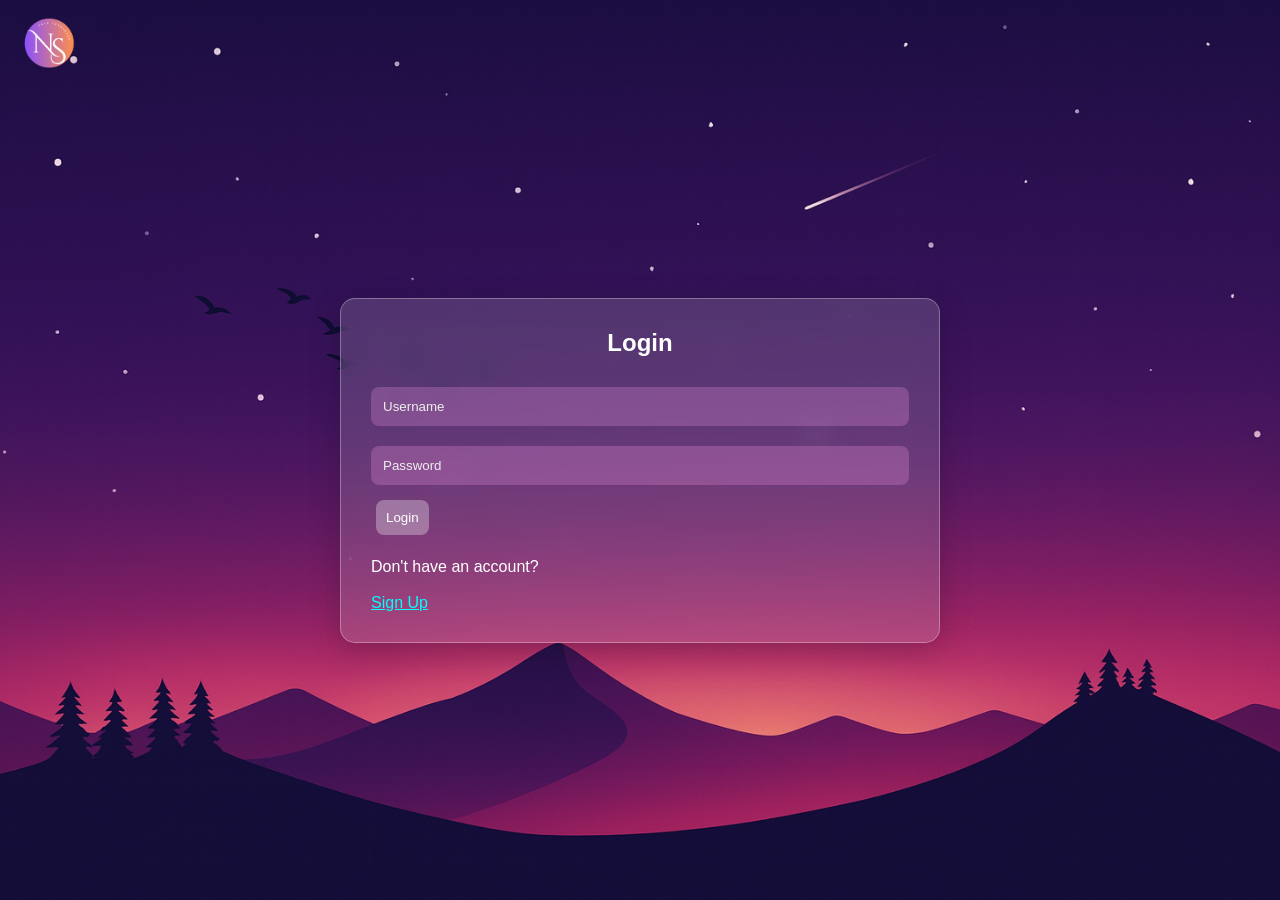
<file: index.html>
<!DOCTYPE html>
<html lang="en">

<head>
<meta charset="UTF-8">
<meta name="viewport" content="width=device-width, initial-scale=1.0">

<title>My Todo App</title>

<link rel="stylesheet" href="style.css">

</head>

<body>

<header class="main-header">

<div class="top-left">
    <div class="logo">
        <img src="images/logo1.png">
    </div>
    
</div>

<div class="top-right">
    <div class="user-info">
        <img id="profilePic" class="profile">
        <span id="welcomeText"></span>
    </div>
    <button onclick="logout()" class="logout">Logout</button>
</div>

</header>


<!-- Main Container -->
<div class="container">

<h1>To-Do List</h1>

<!-- Add Task -->
<input id="taskInput" type="text" placeholder="Enter task">

<select id="priorityInput">
<option  style="color: black;" value="Low">Low Priority</option>
<option style="color: black;" value="Medium">Medium Priority</option>
<option style="color: black;" value="High">High Priority</option>
</select>

<input type="date" id="taskDate">

<select id="taskStatus">
<option style="color: black;" value="new">New Task</option>
<option style="color: black;" value="pending">Pending Task</option>
<option style="color: black;" value="old">Old Task</option>
</select>

<button onclick="addTask()">Add Task</button>

<br><br>
<hr>
<br>

<!-- Filter Tasks -->
<h3>View Tasks by Date</h3>

<input type="date" id="filterDate" onchange="filterTasks()">

<ul id="taskList"></ul>

</div>

<div class="task-sections">

<div class="task-box">
<h2>New Tasks</h2>
<ul id="newTasks"></ul>
</div>

<div class="task-box">
<h2>Pending Tasks</h2>
<ul id="pendingTasks"></ul>
</div>

<div class="task-box">
<h2>Old Tasks</h2>
<ul id="oldTasks"></ul>
</div>

</div>
<!-- Scripts -->
<script src="auth.js"></script>
<script src="script.js"></script>

</body>
</html>
</file>
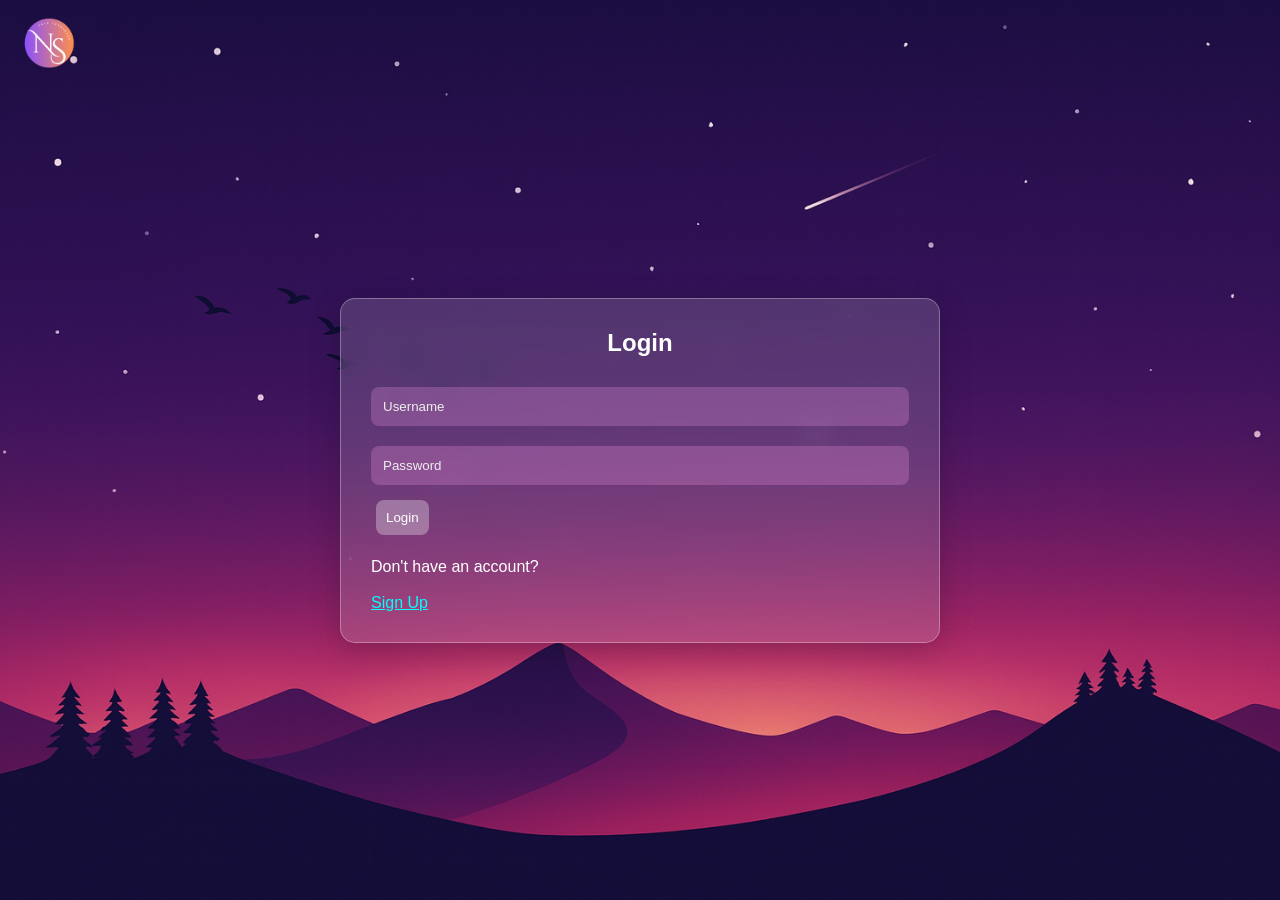
<file: login.html>
<!DOCTYPE html>
<html lang="en">

<head>

<meta charset="UTF-8">
<meta name="viewport" content="width=device-width, initial-scale=1.0">

<title>Login</title>

<link rel="stylesheet" href="style.css">

</head>

<body>

<div class="top-left">
    <div class="logo">
        <img src="images/logo1.png" alt="Logo">
    </div>
    
</div>


<div class="container">

<h2>Login</h2>

<input id="loginUsername" type="text" placeholder="Username">

<input id="loginPassword" type="password" placeholder="Password">

<button onclick="login()">Login</button><br><br>

<p>Don't have an account?</p><br>

<a href="signup.html" style="color: aqua;border: none;">Sign Up</a>

</div>

<script src="auth.js"></script>

</body>
</html>
</file>
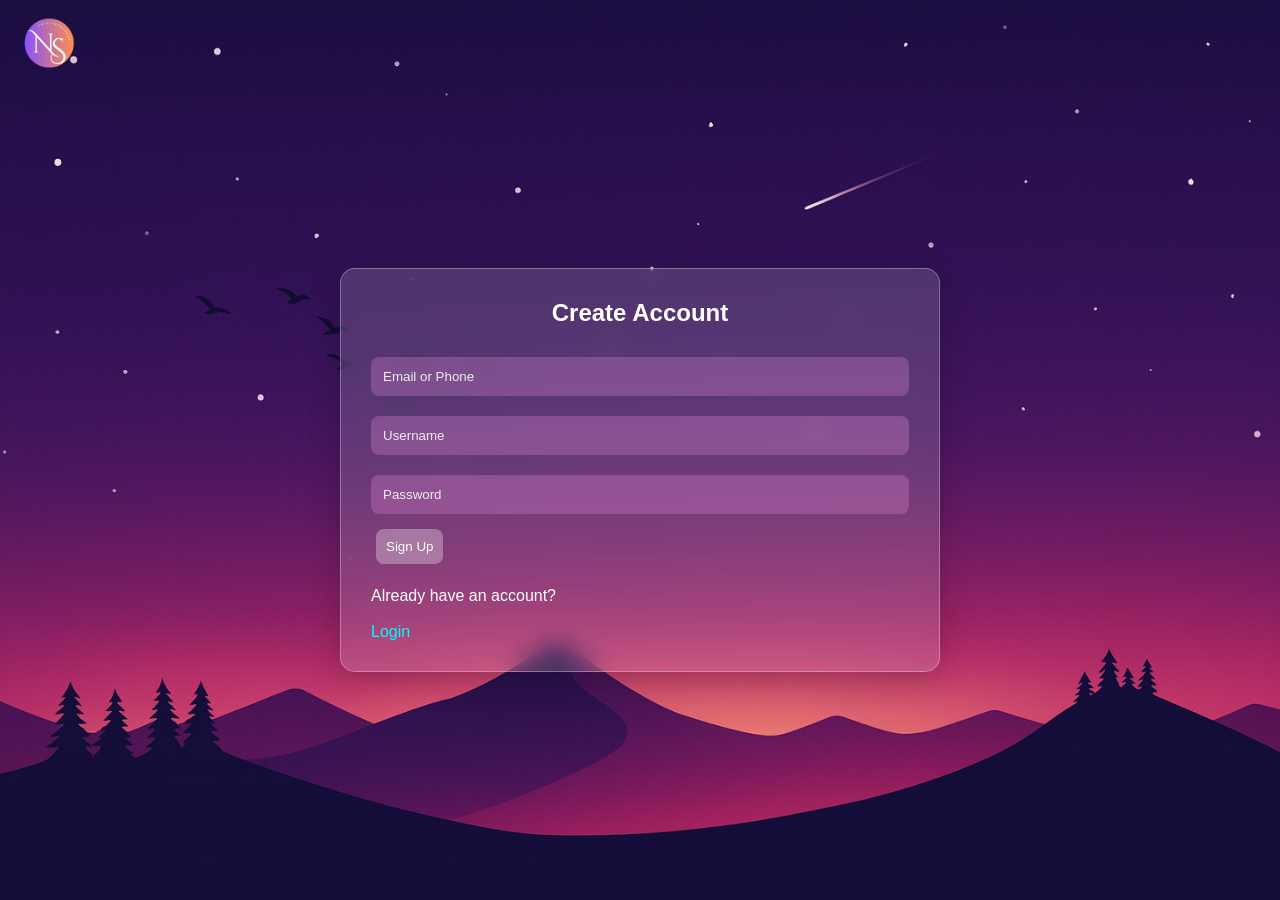
<file: signup.html>
<!DOCTYPE html>
<html lang="en">
<head>
<meta charset="UTF-8">
<meta name="viewport" content="width=device-width, initial-scale=1.0">
<title>Sign Up</title>
<link rel="stylesheet" href="style.css">
</head>
<body>

<div class="top-left">
    <div class="logo">
        <img src="images/logo1.png" alt="Logo">
    </div>
    
</div>

<div class="container">
<h2>Create Account</h2>
<form onsubmit="signup(); return false;">
<input id="signupContact" type="text" placeholder="Email or Phone" required>
<input id="signupUsername" type="text" placeholder="Username" required>
<input id="signupPassword" type="password" placeholder="Password" required>
<button type="submit">Sign Up</button><br><br>
<p>Already have an account?</p><br>
<a href="login.html" class="signup-link">Login</a>
</form>
</div>
<script src="auth.js"></script>
</body>
</html>
</file>
<file: style.css>
* {
    margin:0;
    padding:0;
    box-sizing:border-box;
    font-family:Arial;
}

body {
    min-height:100vh;
    display:flex;
    flex-direction: column;
    justify-content:center;
    align-items:center;
    padding:20px;
    background:linear-gradient(135deg,#f24e8f,#201c23);
    background-image:url(images/bg.png);
    background-size:cover;
    background-position:center;
}

.container {
    width:100%;
    max-width:600px;
    background:rgba(255,255,255,0.15);
    backdrop-filter:blur(12px);
    -webkit-backdrop-filter:blur(12px);
    border-radius:15px;
    border:1px solid rgba(255,255,255,0.3);
    padding:30px;
    color:white;
    box-shadow:0 8px 32px rgba(0,0,0,0.2);
    margin-top: 40px;
}

h1,h2 { text-align:center; margin-bottom:20px; }

input, select {
    width:100%;
    padding:12px;
    margin:10px 0;
    border:none;
    border-radius:8px;
    background:rgba(241, 151, 228, 0.25);
    color:white;
    outline:none;
}

input::placeholder { color:#eee; }

button {
    padding:10px;
    margin:5px;
    border:none;
    border-radius:8px;
    cursor:pointer;
    background:rgba(255,255,255,0.3);
    color:white;
    transition:0.3s;
}

button:hover { background:rgba(255,255,255,0.5); }

ul { list-style:none; margin-top:15px; }

li {
    display:flex;
    justify-content:space-between;
    align-items:center;
    flex-wrap:wrap;
    padding:10px;
    margin:8px 0;
    background:rgba(255,255,255,0.2);
    border-radius:8px;
}

.high { border-left:5px solid red; }
.medium { border-left:5px solid orange; }
.low { border-left:5px solid green; }

.task-buttons { display:flex; gap:6px; }
.edit { background:#ff9f43; }
.delete { background:#ff4d4d; }

@media (max-width:480px){
    .container{ padding:20px; }
    button{ width:100%; }
    .task-buttons{ width:100%; justify-content:space-between; }
}

.top-right {
    position: fixed;
    top: 10px;
    right: 20px;
    display: flex;
    align-items: center;
    gap: 10px;
    color: white;
}

.user-info {
    display: flex;
    align-items: center;
    gap: 8px;
    font-weight: bold;
}

.profile {
    width: 35px;
    height: 35px;
    border-radius: 50%;
    object-fit: cover;
}

.logout {
    padding: 6px 12px;
    background: red;
    color: white;
    border: none;
    border-radius: 5px;
    cursor: pointer;
}

.signup-link {
    color:aqua;
    text-decoration:none;
}
.main-header{
    width: 100%;
    display: flex;
    justify-content: space-between;
    align-items: center;
    padding: 15px 40px;
}



/* Top-left logo + reminder */
.top-left {
    position: fixed;
    top: 3px;
    left: 10px;
    display: flex;
    flex-direction: column;
    align-items: flex-start;
    gap: 10px;
    z-index: 1000;
}

/* Logo image */
.top-left .logo img {
    width: 80px;
    height: 80px;
    object-fit: contain;
}

/* Reminder */
.top-left .reminder {
    background-color: rgba(255, 255, 255, 0.25);
    color: white;
    padding: 8px 12px;
    border-radius: 10px;
    font-weight: bold;
    box-shadow: 0 2px 6px rgba(0,0,0,0.2);
    text-align: left;
}


.task-sections{
    display:flex;
    gap:25px;
    margin-top:25px;
}

/* Task cards */
.task-box{
    width:450px;
    padding:20px;
    border-radius:15px;
    margin-top: 50px;

    /* glass effect */
    background: rgba(255,255,255,0.15);
    backdrop-filter: blur(10px);
    -webkit-backdrop-filter: blur(10px);

    border:1px solid rgba(255,255,255,0.2);
    box-shadow:0 8px 20px rgba(0,0,0,0.3);

    color:white;
}
.task-box:hover{
    transform: translateY(-5px);
    transition:0.3s;
}
.task-wrapper{
display:flex;
align-items:center;
gap:10px;
margin-bottom:10px;
}

.task-wrapper li{
list-style:none;

padding:10px;
border-radius:8px;
flex:1;
}

.task-wrapper button{
padding:6px 12px;
cursor:pointer;
}
</file>
